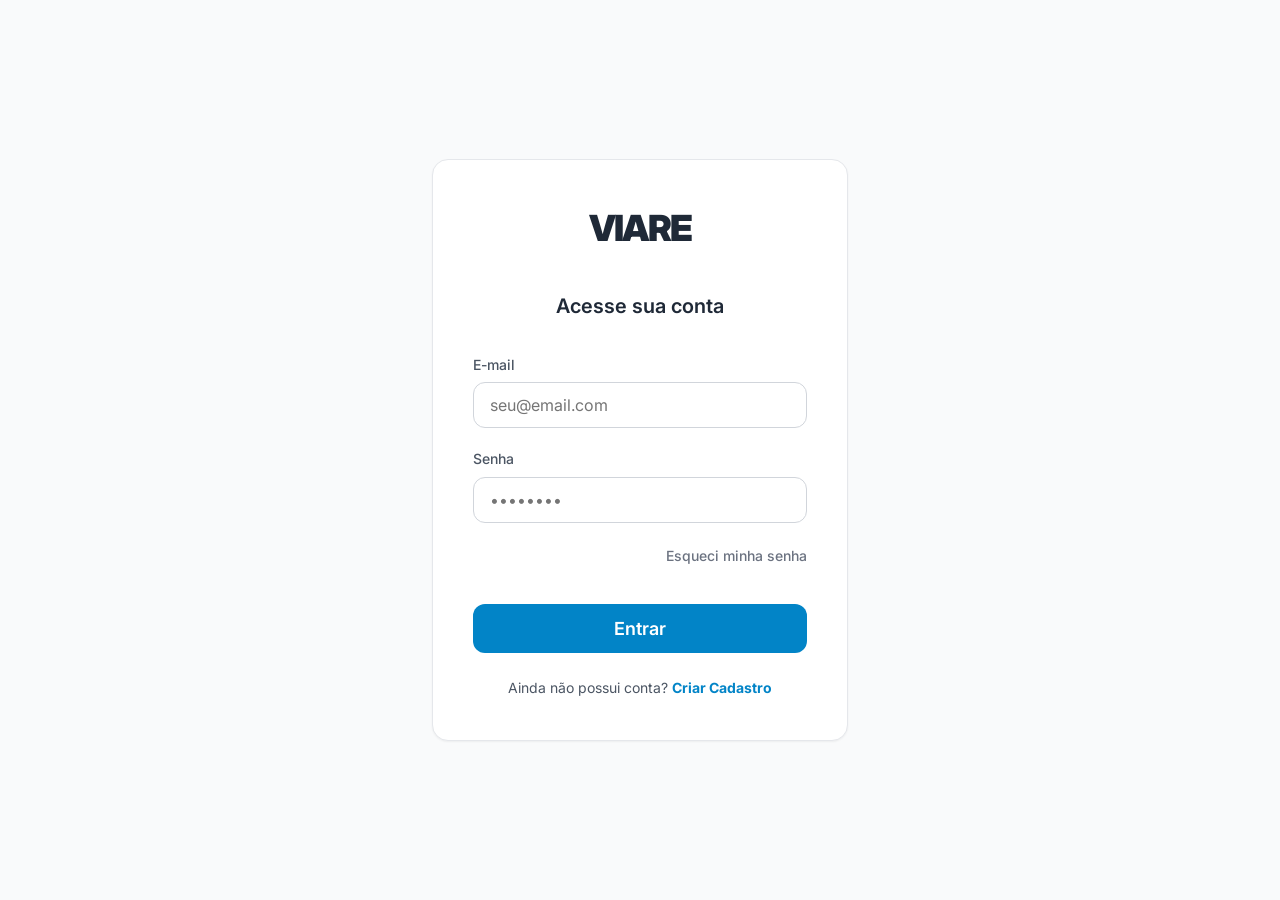
<file: index.html>
<!DOCTYPE html>
<html lang="pt-BR">
<head>
  <meta charset="UTF-8">
  <meta name="viewport" content="width=device-width, initial-scale=1.0">
  <meta name="description" content="VIARE - Plataforma de turismo e hotelaria. Faça login para acessar hospedagens, pacotes de viagem e ofertas exclusivas.">
  <title>VIARE — Login</title>
  <link rel="stylesheet" href="css/style.css">
</head>
<body>
  <div class="auth-page">
    <div class="auth-card">
      <div class="auth-logo">VIARE</div>
      <h1 class="auth-title">Acesse sua conta</h1>

      <form id="login-form" class="auth-form" novalidate>
        
        <div class="form-group">
          <label class="form-label" for="login-email">E-mail</label>
          <input 
            type="email" 
            id="login-email" 
            class="form-input" 
            placeholder="seu@email.com" 
          >
          <p id="login-email-error" class="form-error">Informe seu e-mail</p>
        </div>

        <div class="form-group">
          <label class="form-label" for="login-senha">Senha</label>
          <input 
            type="password" 
            id="login-senha" 
            class="form-input" 
            placeholder="••••••••" 
          >
          <p id="login-senha-error" class="form-error">Informe sua senha</p>
        </div>

        <div class="forgot-link">
          <a href="#">Esqueci minha senha</a>
        </div>

        <button type="submit" class="btn btn-primary-full">Entrar</button>
      </form>

      <div class="auth-footer">
        Ainda não possui conta? <a href="registro.html">Criar Cadastro</a>
      </div>
    </div>
  </div>

  <script src="js/script.js"></script>
</body>
</html>
</file>
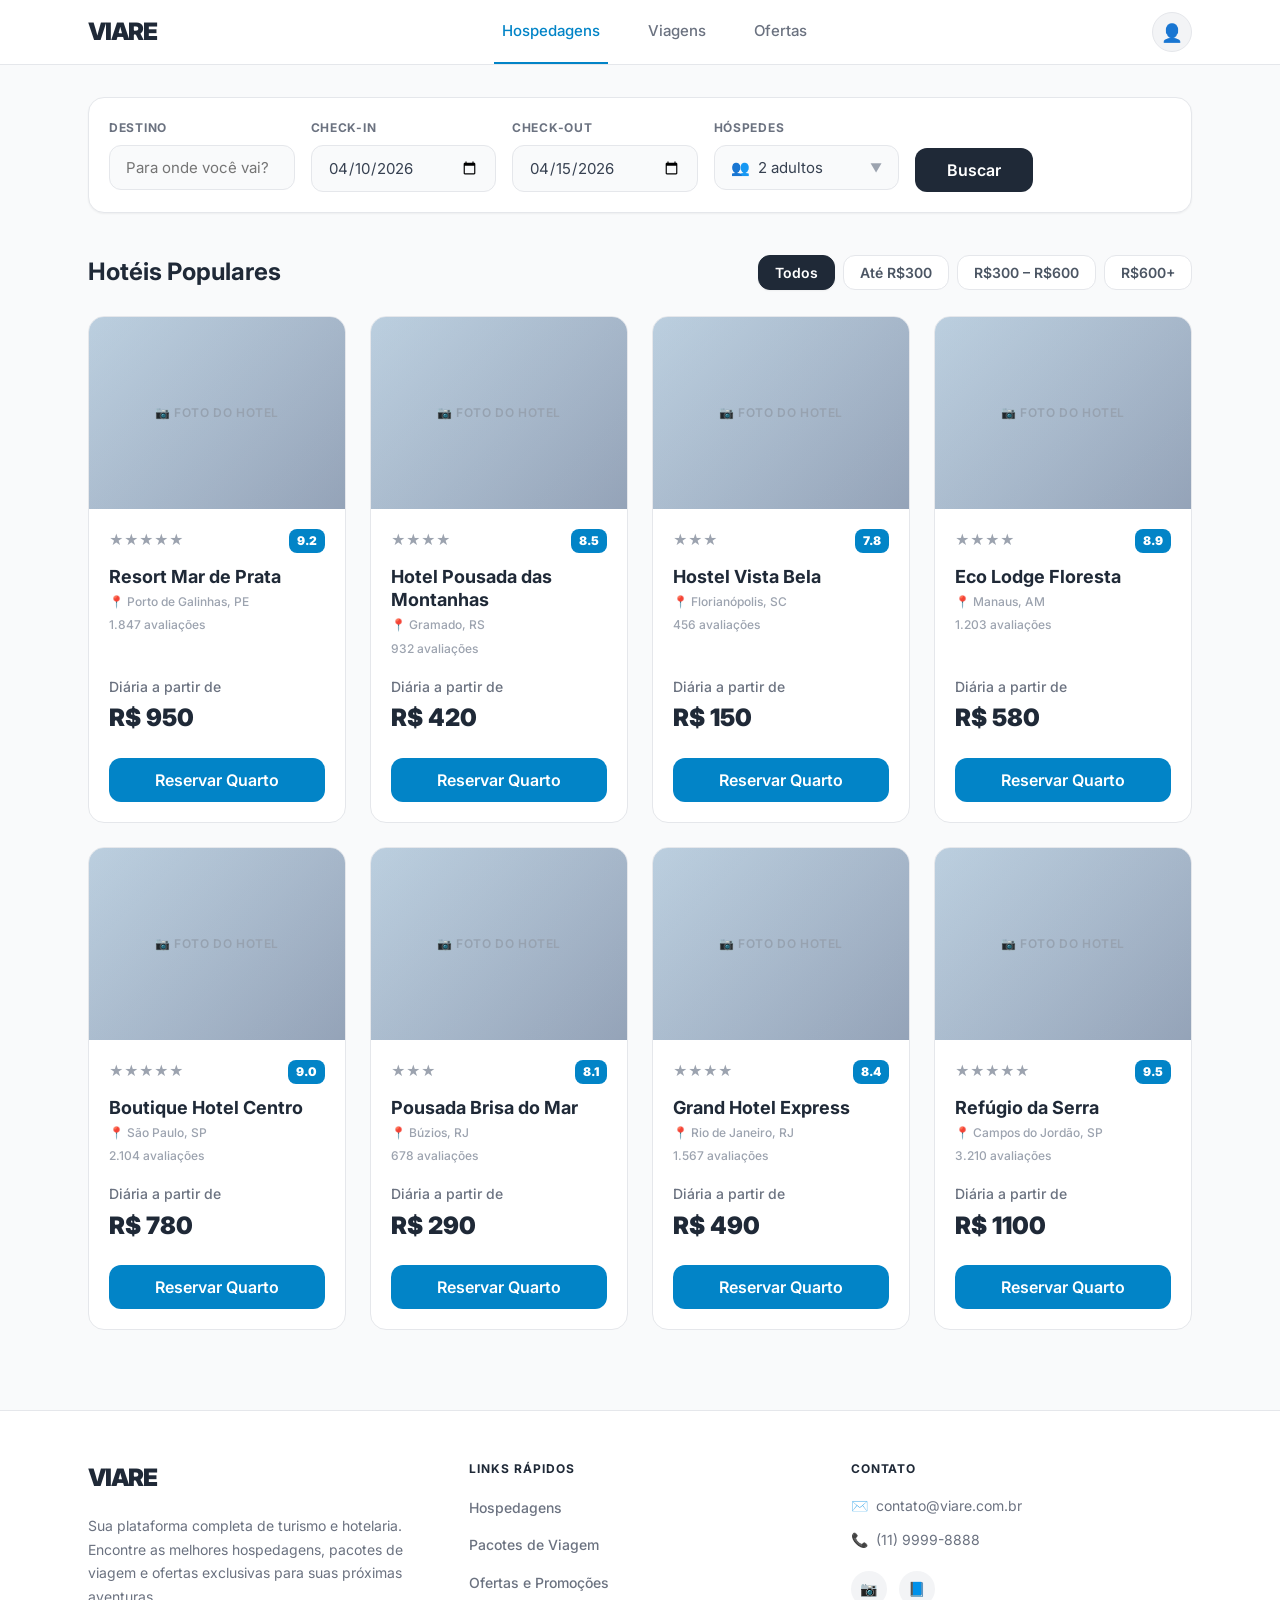
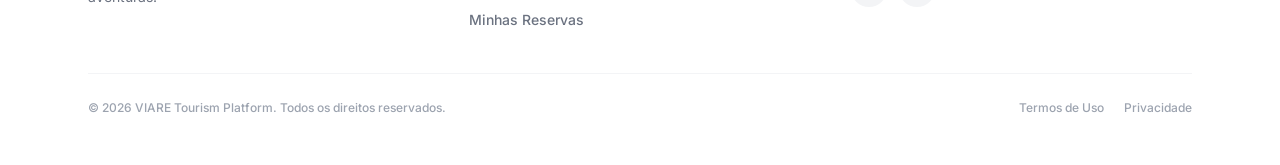
<file: hospedagens.html>
<!DOCTYPE html>
<html lang="pt-BR">
<head>
  <meta charset="UTF-8">
  <meta name="viewport" content="width=device-width, initial-scale=1.0">
  <meta name="description" content="Encontre as melhores hospedagens e hotéis no Brasil. Busque por destino, datas e número de hóspedes na VIARE.">
  <title>VIARE — Hospedagens</title>
  <link rel="stylesheet" href="css/style.css">
</head>
<body>
  <div class="page-wrapper">

    <header class="header">
      <div class="header-inner">
        <div class="logo">VIARE</div>

        <nav class="nav">
          <a href="hospedagens.html" class="nav-link active" id="nav-hospedagens">Hospedagens</a>
          <a href="viagens.html" class="nav-link" id="nav-viagens">Viagens</a>
          <a href="ofertas.html" class="nav-link" id="nav-ofertas">Ofertas</a>
        </nav>

        <div class="profile-wrapper">
          <button class="profile-btn" id="profile-btn" aria-label="Menu do perfil">👤</button>
          <div class="profile-dropdown" id="profile-dropdown">
            <div class="dropdown-label">Olá, João da Silva</div>
            <div class="dropdown-divider"></div>
            <a href="reservas.html" class="dropdown-item">
              Minhas Reservas
              <span class="badge-count">3 reservas</span>
            </a>
            <div class="dropdown-divider"></div>
            <a href="index.html" class="dropdown-item danger">Sair</a>
          </div>
        </div>
      </div>
    </header>

    <main class="main-content">

      <div class="search-bar">
        <div class="search-fields">
          
          <div class="search-field">
            <label class="search-label" for="search-destino">Destino</label>
            <input type="text" id="search-destino" class="search-input" placeholder="Para onde você vai?">
          </div>

          <div class="search-field">
            <label class="search-label" for="search-checkin">Check-in</label>
            <input type="date" id="search-checkin" class="search-input" value="2026-04-10">
          </div>

          <div class="search-field">
            <label class="search-label" for="search-checkout">Check-out</label>
            <input type="date" id="search-checkout" class="search-input" value="2026-04-15">
          </div>

          <div class="search-field guests-wrapper">
            <label class="search-label">Hóspedes</label>
            <button class="guests-trigger" id="guests-trigger">
              <span class="guests-trigger-text">
                <span>👥</span>
                <span id="guests-text">2 adultos</span>
              </span>
              <span class="chevron" id="guests-chevron">▼</span>
            </button>

            <div class="guests-dropdown" id="guests-dropdown">
              
              <div class="guest-row">
                <div>
                  <div class="guest-info-label">Adultos</div>
                  <div class="guest-info-sub">13 anos ou mais</div>
                </div>
                <div class="guest-counter">
                  <button class="counter-btn" id="adulto-minus" disabled>−</button>
                  <span class="counter-value" id="adultos-value">2</span>
                  <button class="counter-btn" id="adulto-plus">+</button>
                </div>
              </div>

              <div class="guest-row">
                <div>
                  <div class="guest-info-label">Crianças</div>
                  <div class="guest-info-sub">0 a 12 anos</div>
                </div>
                <div class="guest-counter">
                  <button class="counter-btn" id="crianca-minus" disabled>−</button>
                  <span class="counter-value" id="criancas-value">0</span>
                  <button class="counter-btn" id="crianca-plus">+</button>
                </div>
              </div>

              <button class="btn btn-dark guests-apply-btn" id="guests-apply">Aplicar</button>
            </div>
          </div>
        </div>

        <button class="btn btn-dark search-btn">Buscar</button>
      </div>

      <div style="margin-top: 2.5rem; position: relative; z-index: 10;">
        <div class="section-header">
          <h2 class="section-title">Hotéis Populares</h2>
          <div class="filter-group">
            <button class="filter-btn active" data-filter="todos">Todos</button>
            <button class="filter-btn" data-filter="ate300">Até R$300</button>
            <button class="filter-btn" data-filter="300a600">R$300 – R$600</button>
            <button class="filter-btn" data-filter="600mais">R$600+</button>
          </div>
        </div>

        <div class="hotels-grid" id="hotels-grid">
          
        </div>
      </div>
    </main>

    <footer class="footer">
      <div class="footer-inner">
        <div class="footer-grid">
          
          <div>
            <div class="logo" style="margin-bottom: 1rem;">VIARE</div>
            <p class="footer-about-text">
              Sua plataforma completa de turismo e hotelaria. Encontre as melhores hospedagens, 
              pacotes de viagem e ofertas exclusivas para suas próximas aventuras.
            </p>
          </div>

          <div>
            <h4 class="footer-heading">Links Rápidos</h4>
            <ul class="footer-links">
              <li><a href="hospedagens.html" class="footer-link">Hospedagens</a></li>
              <li><a href="viagens.html" class="footer-link">Pacotes de Viagem</a></li>
              <li><a href="ofertas.html" class="footer-link">Ofertas e Promoções</a></li>
              <li><a href="reservas.html" class="footer-link">Minhas Reservas</a></li>
            </ul>
          </div>

          <div>
            <h4 class="footer-heading">Contato</h4>
            <ul class="footer-links">
              <li class="footer-contact-item">
                <span class="icon">✉️</span>
                <span>contato@viare.com.br</span>
              </li>
              <li class="footer-contact-item">
                <span class="icon">📞</span>
                <span>(11) 9999-8888</span>
              </li>
            </ul>
            <div class="footer-socials">
              <a href="#" class="social-link" aria-label="Instagram">📷</a>
              <a href="#" class="social-link" aria-label="Facebook">📘</a>
            </div>
          </div>
        </div>

        <div class="footer-bottom">
          <span class="footer-copyright">© 2026 VIARE Tourism Platform. Todos os direitos reservados.</span>
          <div class="footer-legal">
            <a href="#">Termos de Uso</a>
            <a href="#">Privacidade</a>
          </div>
        </div>
      </div>
    </footer>
  </div>

  <script src="js/script.js"></script>
</body>
</html>
</file>
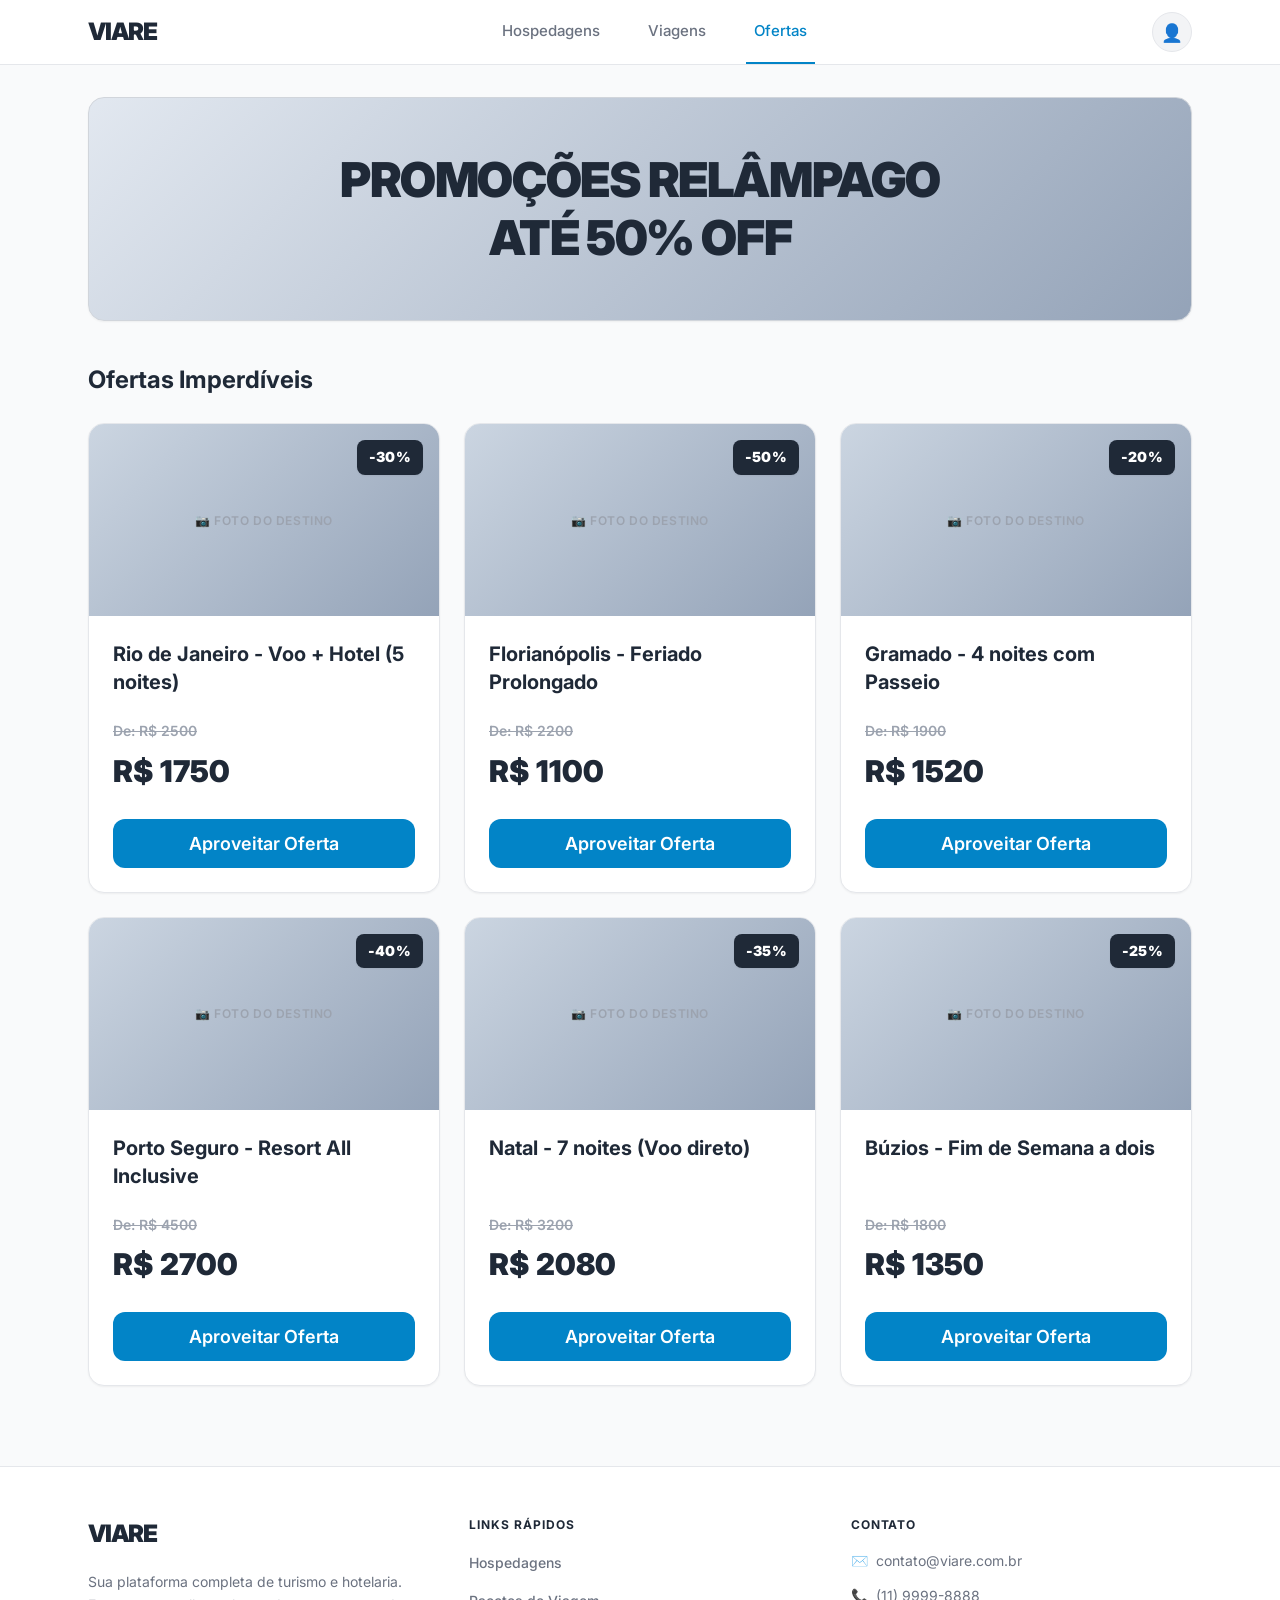
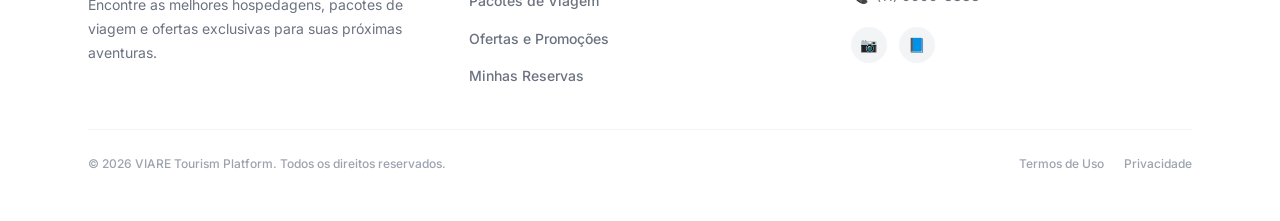
<file: ofertas.html>
<!DOCTYPE html>
<html lang="pt-BR">
<head>
  <meta charset="UTF-8">
  <meta name="viewport" content="width=device-width, initial-scale=1.0">
  <meta name="description" content="Aproveite ofertas exclusivas e promoções relâmpago em pacotes de viagem e hospedagens. Descontos de até 50% na VIARE.">
  <title>VIARE — Ofertas e Promoções</title>
  <link rel="stylesheet" href="css/style.css">
</head>
<body>
  <div class="page-wrapper">

    <header class="header">
      <div class="header-inner">
        <div class="logo">VIARE</div>

        <nav class="nav">
          <a href="hospedagens.html" class="nav-link" id="nav-hospedagens">Hospedagens</a>
          <a href="viagens.html" class="nav-link" id="nav-viagens">Viagens</a>
          <a href="ofertas.html" class="nav-link active" id="nav-ofertas">Ofertas</a>
        </nav>

        <div class="profile-wrapper">
          <button class="profile-btn" id="profile-btn" aria-label="Menu do perfil">👤</button>
          <div class="profile-dropdown" id="profile-dropdown">
            <div class="dropdown-label">Olá, João da Silva</div>
            <div class="dropdown-divider"></div>
            <a href="reservas.html" class="dropdown-item">
              Minhas Reservas
              <span class="badge-count">3 reservas</span>
            </a>
            <div class="dropdown-divider"></div>
            <a href="index.html" class="dropdown-item danger">Sair</a>
          </div>
        </div>
      </div>
    </header>

    <main class="main-content">

      <div class="promo-banner">
        <div class="promo-banner-text">
          PROMOÇÕES RELÂMPAGO<br>ATÉ 50% OFF
        </div>
      </div>

      <h2 class="section-title" style="margin-bottom: 1.5rem;">Ofertas Imperdíveis</h2>
      <div class="offers-grid" id="offers-grid">
        
      </div>
    </main>

    <footer class="footer">
      <div class="footer-inner">
        <div class="footer-grid">
          <div>
            <div class="logo" style="margin-bottom: 1rem;">VIARE</div>
            <p class="footer-about-text">
              Sua plataforma completa de turismo e hotelaria. Encontre as melhores hospedagens, 
              pacotes de viagem e ofertas exclusivas para suas próximas aventuras.
            </p>
          </div>
          <div>
            <h4 class="footer-heading">Links Rápidos</h4>
            <ul class="footer-links">
              <li><a href="hospedagens.html" class="footer-link">Hospedagens</a></li>
              <li><a href="viagens.html" class="footer-link">Pacotes de Viagem</a></li>
              <li><a href="ofertas.html" class="footer-link">Ofertas e Promoções</a></li>
              <li><a href="reservas.html" class="footer-link">Minhas Reservas</a></li>
            </ul>
          </div>
          <div>
            <h4 class="footer-heading">Contato</h4>
            <ul class="footer-links">
              <li class="footer-contact-item">
                <span class="icon">✉️</span>
                <span>contato@viare.com.br</span>
              </li>
              <li class="footer-contact-item">
                <span class="icon">📞</span>
                <span>(11) 9999-8888</span>
              </li>
            </ul>
            <div class="footer-socials">
              <a href="#" class="social-link" aria-label="Instagram">📷</a>
              <a href="#" class="social-link" aria-label="Facebook">📘</a>
            </div>
          </div>
        </div>
        <div class="footer-bottom">
          <span class="footer-copyright">© 2026 VIARE Tourism Platform. Todos os direitos reservados.</span>
          <div class="footer-legal">
            <a href="#">Termos de Uso</a>
            <a href="#">Privacidade</a>
          </div>
        </div>
      </div>
    </footer>
  </div>

  <script src="js/script.js"></script>
</body>
</html>
</file>
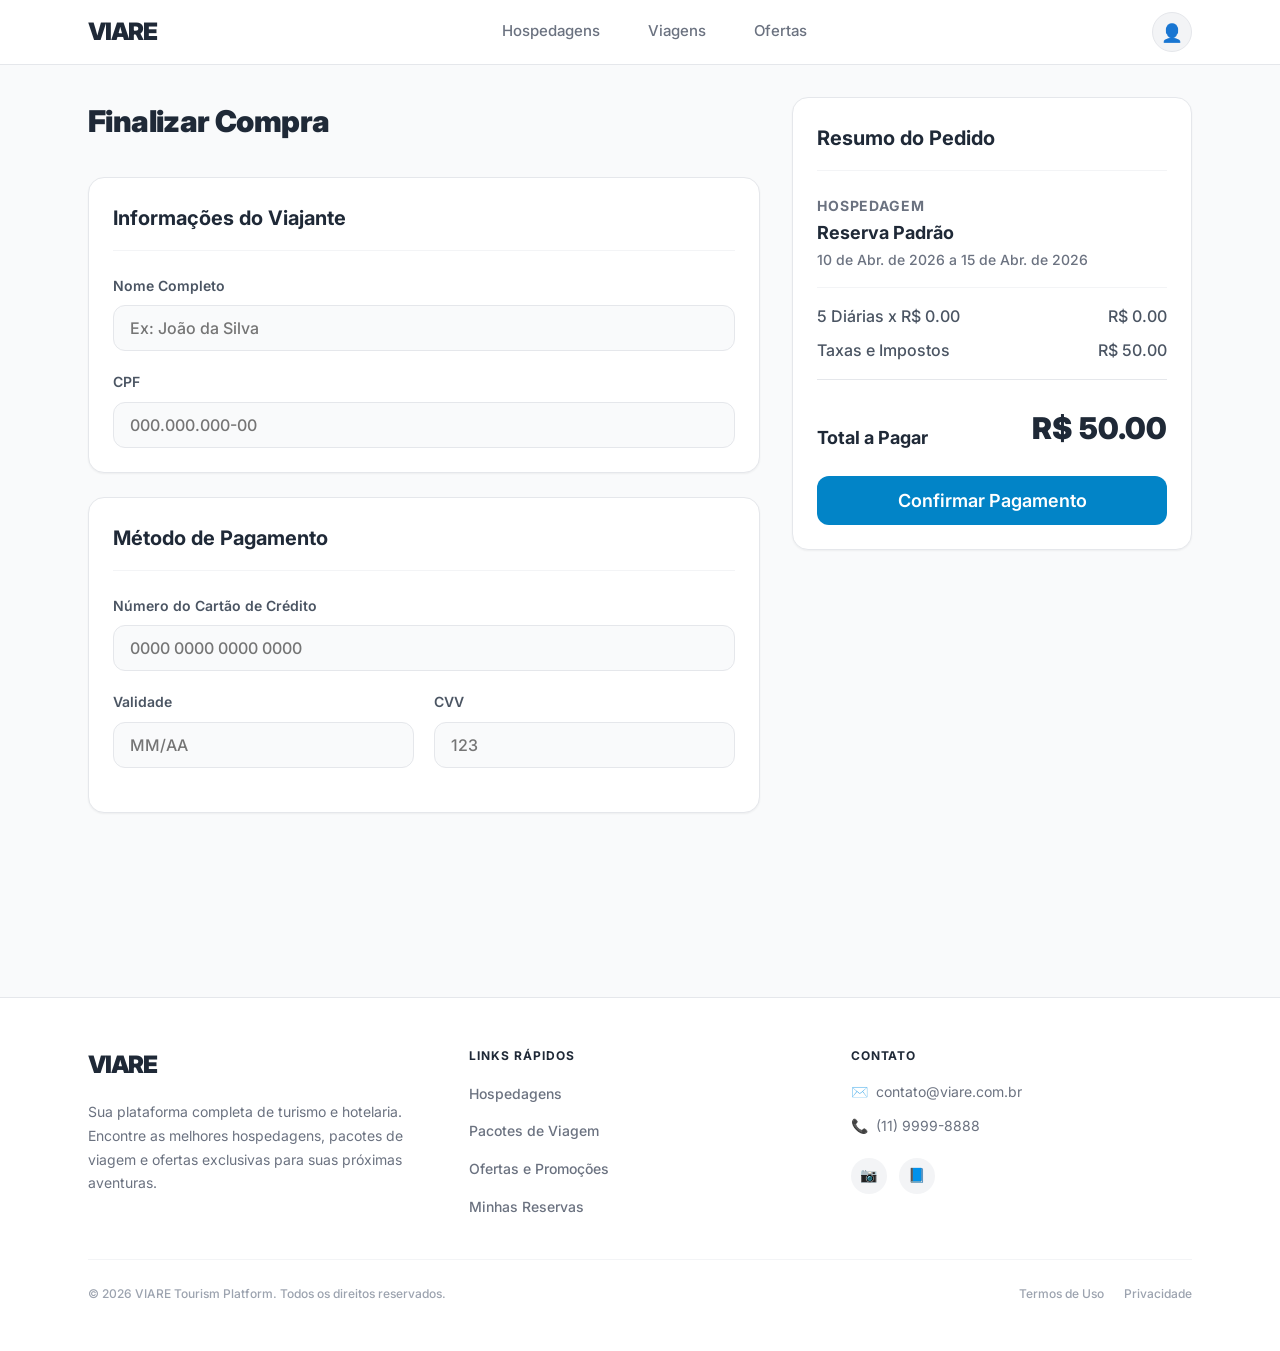
<file: pagamento.html>
<!DOCTYPE html>
<html lang="pt-BR">
<head>
  <meta charset="UTF-8">
  <meta name="viewport" content="width=device-width, initial-scale=1.0">
  <meta name="description" content="Finalize sua compra na VIARE. Preencha seus dados e informações de pagamento para confirmar sua reserva.">
  <title>VIARE — Pagamento</title>
  <link rel="stylesheet" href="css/style.css">
</head>
<body>
  <div class="page-wrapper">

    <header class="header">
      <div class="header-inner">
        <div class="logo">VIARE</div>

        <nav class="nav">
          <a href="hospedagens.html" class="nav-link" id="nav-hospedagens">Hospedagens</a>
          <a href="viagens.html" class="nav-link" id="nav-viagens">Viagens</a>
          <a href="ofertas.html" class="nav-link" id="nav-ofertas">Ofertas</a>
        </nav>

        <div class="profile-wrapper">
          <button class="profile-btn" id="profile-btn" aria-label="Menu do perfil">👤</button>
          <div class="profile-dropdown" id="profile-dropdown">
            <div class="dropdown-label">Olá, João da Silva</div>
            <div class="dropdown-divider"></div>
            <a href="reservas.html" class="dropdown-item">
              Minhas Reservas
              <span class="badge-count">3 reservas</span>
            </a>
            <div class="dropdown-divider"></div>
            <a href="index.html" class="dropdown-item danger">Sair</a>
          </div>
        </div>
      </div>
    </header>

    <main class="main-content">
      <div class="payment-layout">

        <div class="payment-left">
          <h1 class="payment-page-title">Finalizar Compra</h1>

          <form id="payment-form">
            
            <div class="payment-section">
              <h3 class="payment-section-title">Informações do Viajante</h3>
              <div class="payment-form-group">
                <label class="payment-label" for="pay-nome">Nome Completo</label>
                <input type="text" id="pay-nome" class="payment-input" placeholder="Ex: João da Silva" required>
              </div>
              <div class="payment-form-group">
                <label class="payment-label" for="pay-cpf">CPF</label>
                <input type="text" id="pay-cpf" class="payment-input" placeholder="000.000.000-00" required>
              </div>
            </div>

            <div class="payment-section">
              <h3 class="payment-section-title">Método de Pagamento</h3>
              <div class="payment-form-group">
                <label class="payment-label" for="pay-cartao">Número do Cartão de Crédito</label>
                <input type="text" id="pay-cartao" class="payment-input" placeholder="0000 0000 0000 0000" required>
              </div>
              <div class="payment-row">
                <div class="payment-form-group">
                  <label class="payment-label" for="pay-validade">Validade</label>
                  <input type="text" id="pay-validade" class="payment-input" placeholder="MM/AA" required>
                </div>
                <div class="payment-form-group">
                  <label class="payment-label" for="pay-cvv">CVV</label>
                  <input type="text" id="pay-cvv" class="payment-input" placeholder="123" maxlength="4" required>
                </div>
              </div>
            </div>
          </form>
        </div>

        <div class="payment-right">
          <div class="summary-card">
            <h3 class="summary-title">Resumo do Pedido</h3>

            <div id="summary-section">
              
            </div>

            <button type="submit" form="payment-form" class="btn btn-primary-full" style="margin-top: 1.5rem;">
              Confirmar Pagamento
            </button>
          </div>
        </div>
      </div>
    </main>

    <footer class="footer">
      <div class="footer-inner">
        <div class="footer-grid">
          <div>
            <div class="logo" style="margin-bottom: 1rem;">VIARE</div>
            <p class="footer-about-text">
              Sua plataforma completa de turismo e hotelaria. Encontre as melhores hospedagens, 
              pacotes de viagem e ofertas exclusivas para suas próximas aventuras.
            </p>
          </div>
          <div>
            <h4 class="footer-heading">Links Rápidos</h4>
            <ul class="footer-links">
              <li><a href="hospedagens.html" class="footer-link">Hospedagens</a></li>
              <li><a href="viagens.html" class="footer-link">Pacotes de Viagem</a></li>
              <li><a href="ofertas.html" class="footer-link">Ofertas e Promoções</a></li>
              <li><a href="reservas.html" class="footer-link">Minhas Reservas</a></li>
            </ul>
          </div>
          <div>
            <h4 class="footer-heading">Contato</h4>
            <ul class="footer-links">
              <li class="footer-contact-item">
                <span class="icon">✉️</span>
                <span>contato@viare.com.br</span>
              </li>
              <li class="footer-contact-item">
                <span class="icon">📞</span>
                <span>(11) 9999-8888</span>
              </li>
            </ul>
            <div class="footer-socials">
              <a href="#" class="social-link" aria-label="Instagram">📷</a>
              <a href="#" class="social-link" aria-label="Facebook">📘</a>
            </div>
          </div>
        </div>
        <div class="footer-bottom">
          <span class="footer-copyright">© 2026 VIARE Tourism Platform. Todos os direitos reservados.</span>
          <div class="footer-legal">
            <a href="#">Termos de Uso</a>
            <a href="#">Privacidade</a>
          </div>
        </div>
      </div>
    </footer>
  </div>

  <script src="js/script.js"></script>
</body>
</html>
</file>
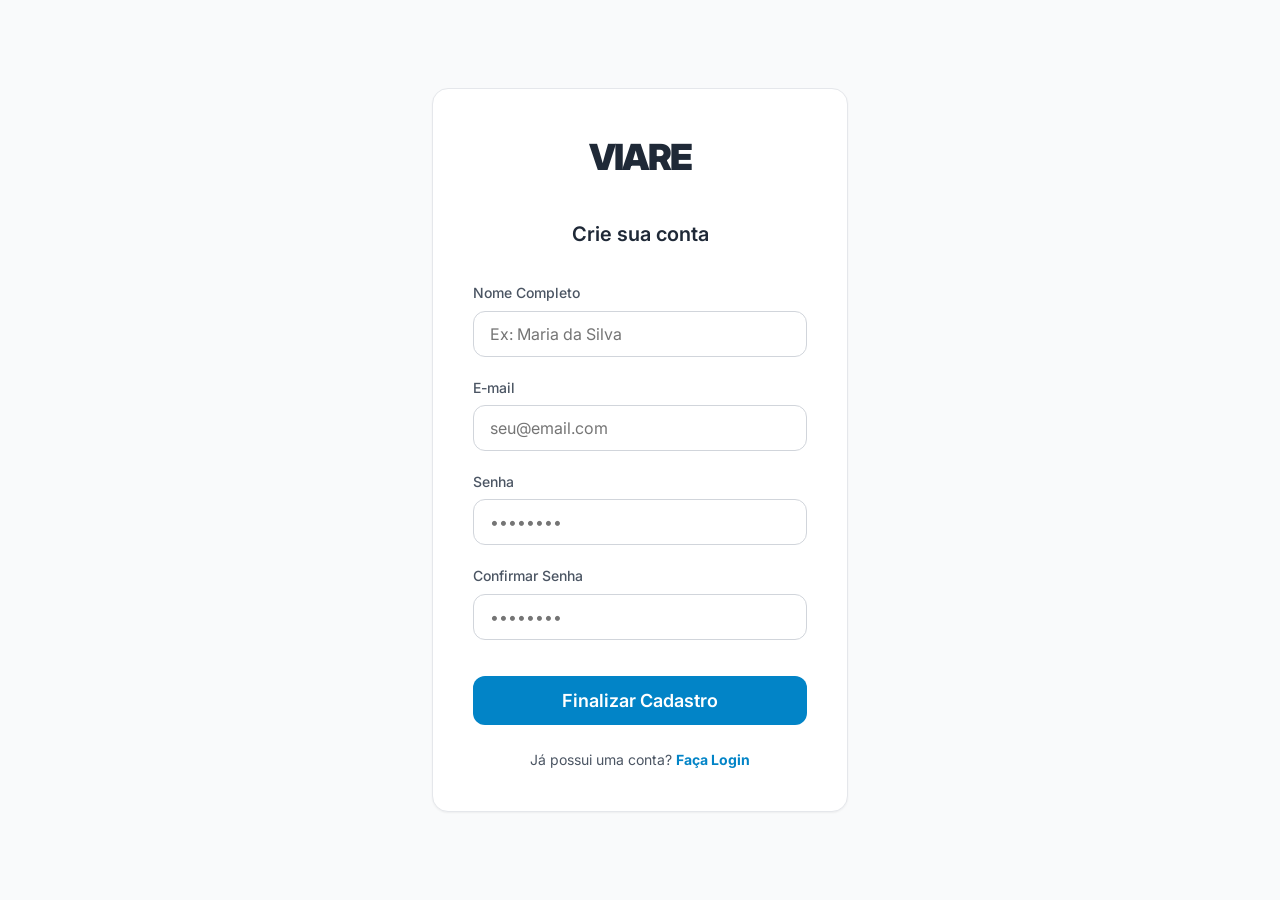
<file: registro.html>
<!DOCTYPE html>
<html lang="pt-BR">
<head>
  <meta charset="UTF-8">
  <meta name="viewport" content="width=device-width, initial-scale=1.0">
  <meta name="description" content="Crie sua conta na VIARE para acessar hospedagens, pacotes de viagem e ofertas exclusivas.">
  <title>VIARE — Criar Conta</title>
  <link rel="stylesheet" href="css/style.css">
</head>
<body>
  <div class="auth-page">
    <div class="auth-card">
      <div class="auth-logo">VIARE</div>
      <h1 class="auth-title">Crie sua conta</h1>

      <form id="registro-form" class="auth-form" novalidate>
        
        <div class="form-group">
          <label class="form-label" for="registro-nome">Nome Completo</label>
          <input 
            type="text" 
            id="registro-nome" 
            class="form-input" 
            placeholder="Ex: Maria da Silva" 
            required
          >
        </div>

        <div class="form-group">
          <label class="form-label" for="registro-email">E-mail</label>
          <input 
            type="email" 
            id="registro-email" 
            class="form-input" 
            placeholder="seu@email.com" 
            required
          >
        </div>

        <div class="form-group">
          <label class="form-label" for="registro-senha">Senha</label>
          <input 
            type="password" 
            id="registro-senha" 
            class="form-input" 
            placeholder="••••••••" 
            required
          >
        </div>

        <div class="form-group">
          <label class="form-label" for="registro-confirmar">Confirmar Senha</label>
          <input 
            type="password" 
            id="registro-confirmar" 
            class="form-input" 
            placeholder="••••••••" 
            required
          >
          <p id="registro-senha-error" class="form-error">As senhas não coincidem</p>
        </div>

        <button type="submit" class="btn btn-primary-full">Finalizar Cadastro</button>
      </form>

      <div class="auth-footer">
        Já possui uma conta? <a href="index.html">Faça Login</a>
      </div>
    </div>
  </div>

  <script src="js/script.js"></script>
</body>
</html>
</file>
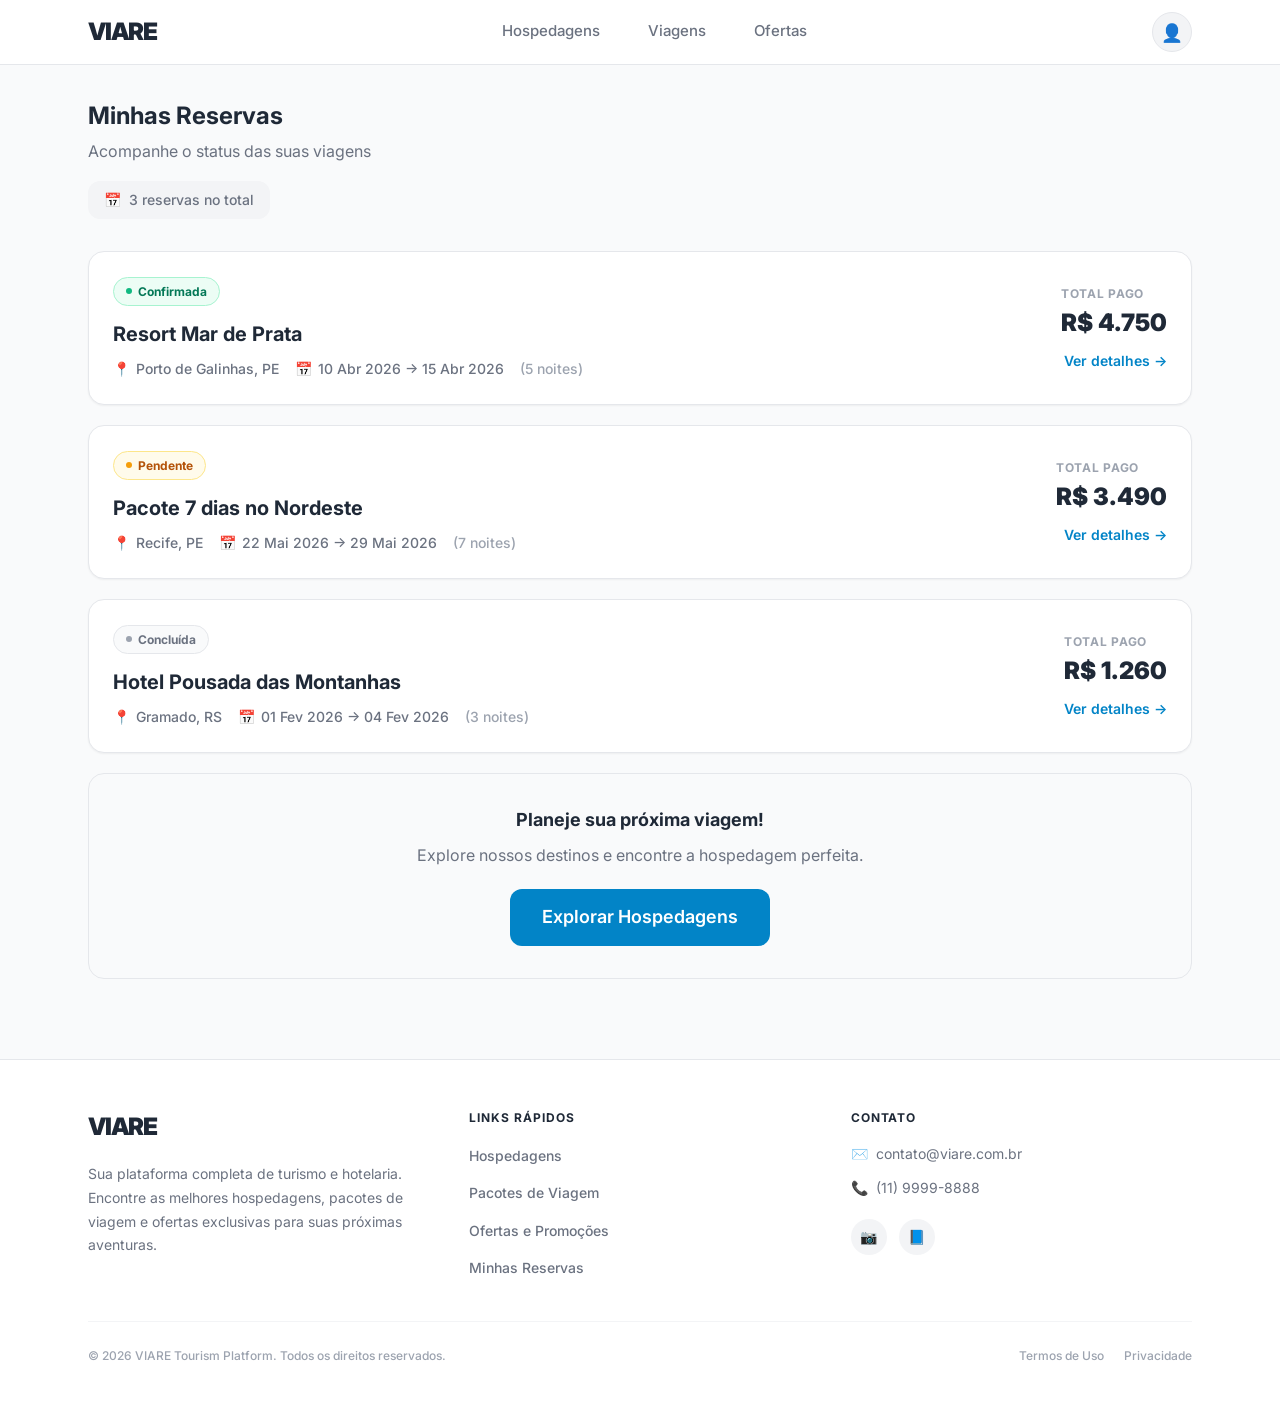
<file: reservas.html>
<!DOCTYPE html>
<html lang="pt-BR">
<head>
  <meta charset="UTF-8">
  <meta name="viewport" content="width=device-width, initial-scale=1.0">
  <meta name="description" content="Acompanhe suas reservas na VIARE. Veja o status das suas hospedagens e pacotes de viagem.">
  <title>VIARE — Minhas Reservas</title>
  <link rel="stylesheet" href="css/style.css">
</head>
<body>
  <div class="page-wrapper">

    <header class="header">
      <div class="header-inner">
        <div class="logo">VIARE</div>

        <nav class="nav">
          <a href="hospedagens.html" class="nav-link" id="nav-hospedagens">Hospedagens</a>
          <a href="viagens.html" class="nav-link" id="nav-viagens">Viagens</a>
          <a href="ofertas.html" class="nav-link" id="nav-ofertas">Ofertas</a>
        </nav>

        <div class="profile-wrapper">
          <button class="profile-btn" id="profile-btn" aria-label="Menu do perfil">👤</button>
          <div class="profile-dropdown" id="profile-dropdown">
            <div class="dropdown-label">Olá, João da Silva</div>
            <div class="dropdown-divider"></div>
            <a href="reservas.html" class="dropdown-item">
              Minhas Reservas
              <span class="badge-count">3 reservas</span>
            </a>
            <div class="dropdown-divider"></div>
            <a href="index.html" class="dropdown-item danger">Sair</a>
          </div>
        </div>
      </div>
    </header>

    <main class="main-content">
      <div class="reservas-header">
        <div>
          <h1 class="section-title">Minhas Reservas</h1>
          <p class="reservas-subtitle">Acompanhe o status das suas viagens</p>
        </div>
        <div class="reservas-count">
          📅 <span id="reservas-count">3 reservas no total</span>
        </div>
      </div>

      <div id="reservas-container">
        
      </div>

      <div class="cta-section">
        <h3 class="cta-title">Planeje sua próxima viagem!</h3>
        <p class="cta-text">Explore nossos destinos e encontre a hospedagem perfeita.</p>
        <a href="hospedagens.html" class="btn btn-primary">Explorar Hospedagens</a>
      </div>
    </main>

    <footer class="footer">
      <div class="footer-inner">
        <div class="footer-grid">
          <div>
            <div class="logo" style="margin-bottom: 1rem;">VIARE</div>
            <p class="footer-about-text">
              Sua plataforma completa de turismo e hotelaria. Encontre as melhores hospedagens, 
              pacotes de viagem e ofertas exclusivas para suas próximas aventuras.
            </p>
          </div>
          <div>
            <h4 class="footer-heading">Links Rápidos</h4>
            <ul class="footer-links">
              <li><a href="hospedagens.html" class="footer-link">Hospedagens</a></li>
              <li><a href="viagens.html" class="footer-link">Pacotes de Viagem</a></li>
              <li><a href="ofertas.html" class="footer-link">Ofertas e Promoções</a></li>
              <li><a href="reservas.html" class="footer-link">Minhas Reservas</a></li>
            </ul>
          </div>
          <div>
            <h4 class="footer-heading">Contato</h4>
            <ul class="footer-links">
              <li class="footer-contact-item">
                <span class="icon">✉️</span>
                <span>contato@viare.com.br</span>
              </li>
              <li class="footer-contact-item">
                <span class="icon">📞</span>
                <span>(11) 9999-8888</span>
              </li>
            </ul>
            <div class="footer-socials">
              <a href="#" class="social-link" aria-label="Instagram">📷</a>
              <a href="#" class="social-link" aria-label="Facebook">📘</a>
            </div>
          </div>
        </div>
        <div class="footer-bottom">
          <span class="footer-copyright">© 2026 VIARE Tourism Platform. Todos os direitos reservados.</span>
          <div class="footer-legal">
            <a href="#">Termos de Uso</a>
            <a href="#">Privacidade</a>
          </div>
        </div>
      </div>
    </footer>
  </div>

  <script src="js/script.js"></script>
</body>
</html>
</file>
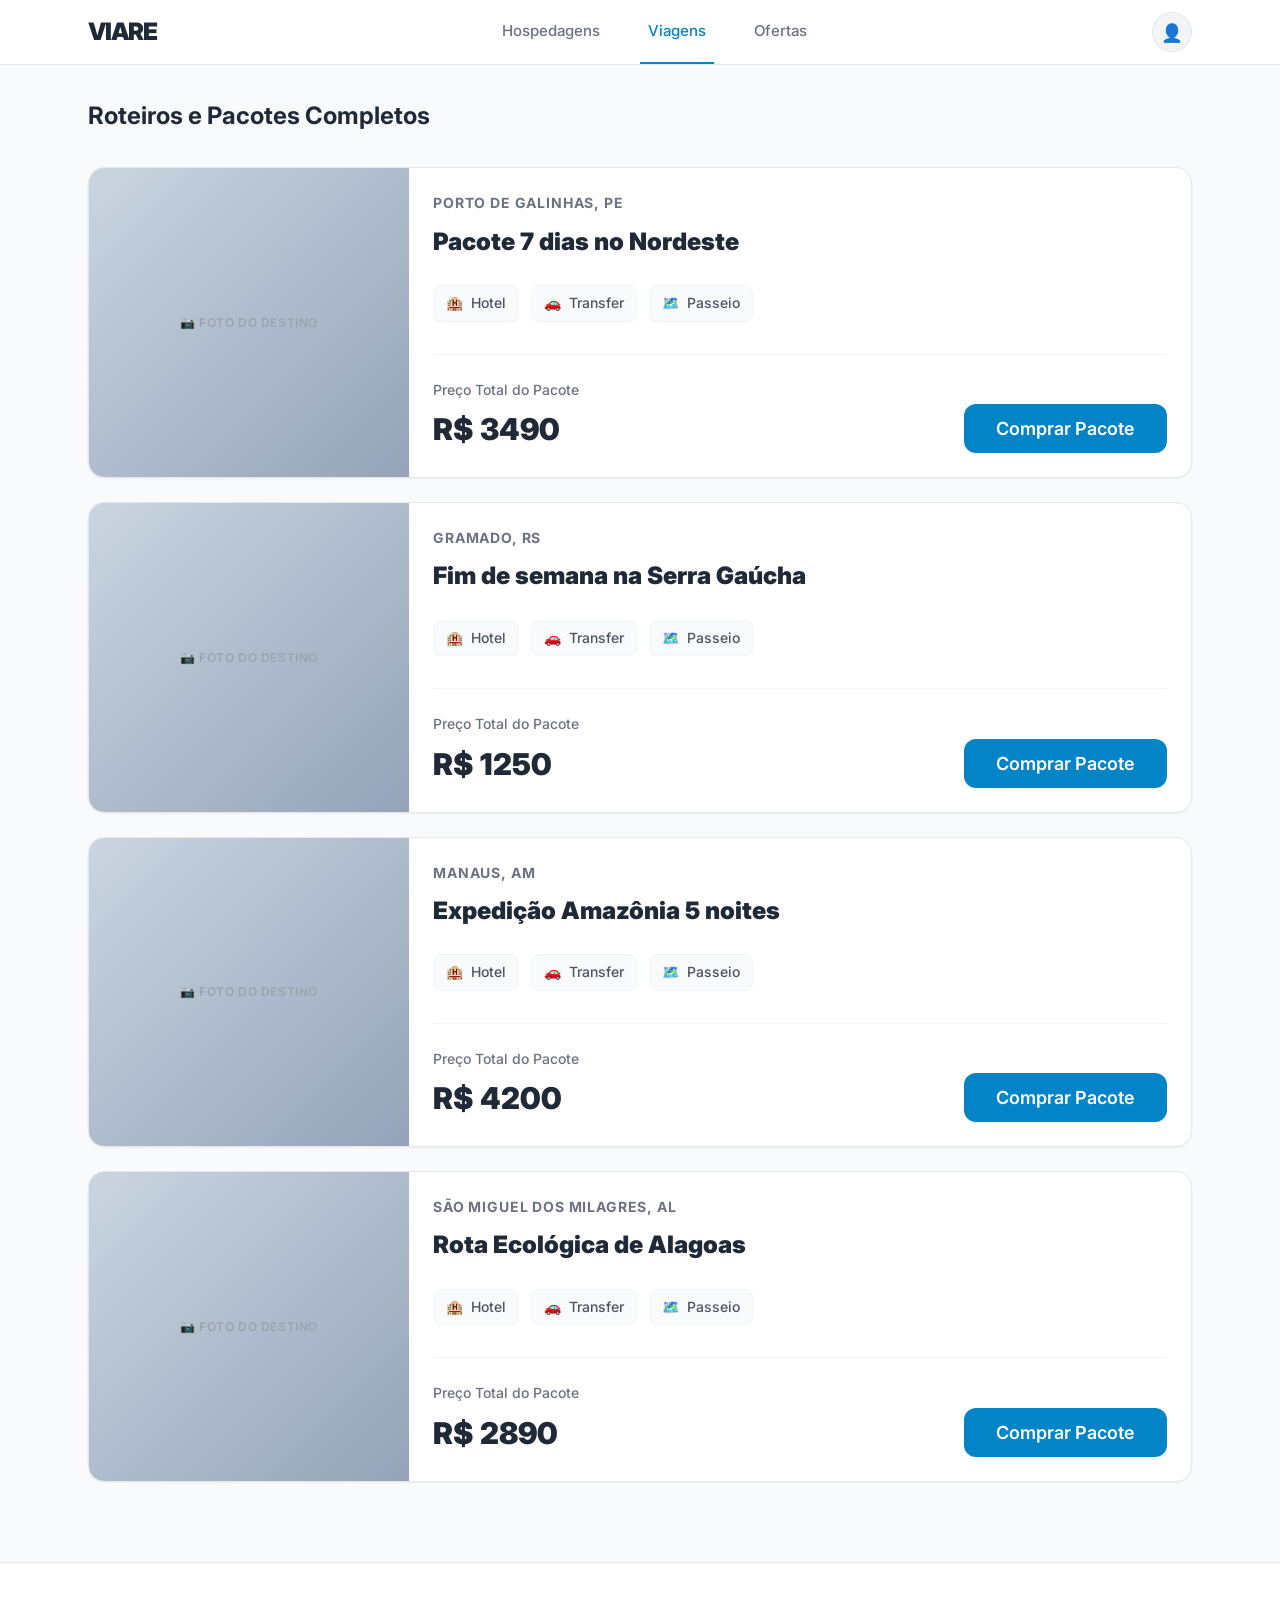
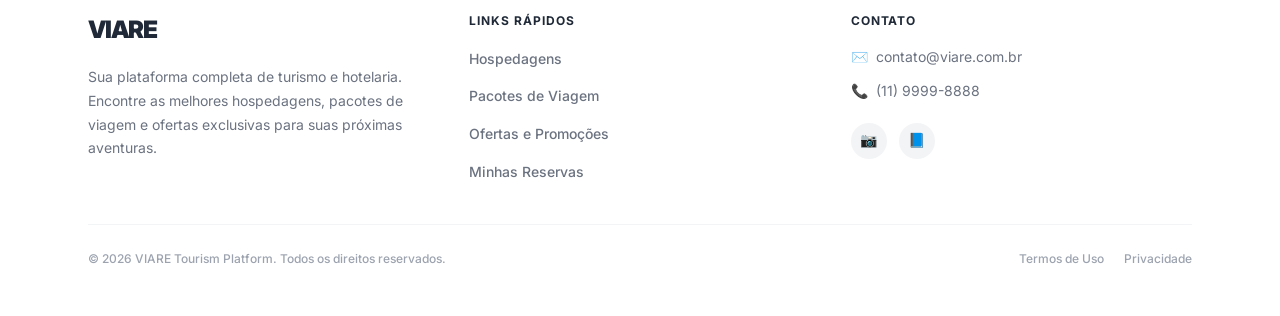
<file: viagens.html>
<!DOCTYPE html>
<html lang="pt-BR">
<head>
  <meta charset="UTF-8">
  <meta name="viewport" content="width=device-width, initial-scale=1.0">
  <meta name="description" content="Descubra pacotes de viagem completos com hotel, transfer e passeios inclusos. Os melhores destinos do Brasil na VIARE.">
  <title>VIARE — Pacotes de Viagem</title>
  <link rel="stylesheet" href="css/style.css">
</head>
<body>
  <div class="page-wrapper">

    <header class="header">
      <div class="header-inner">
        <div class="logo">VIARE</div>

        <nav class="nav">
          <a href="hospedagens.html" class="nav-link" id="nav-hospedagens">Hospedagens</a>
          <a href="viagens.html" class="nav-link active" id="nav-viagens">Viagens</a>
          <a href="ofertas.html" class="nav-link" id="nav-ofertas">Ofertas</a>
        </nav>

        <div class="profile-wrapper">
          <button class="profile-btn" id="profile-btn" aria-label="Menu do perfil">👤</button>
          <div class="profile-dropdown" id="profile-dropdown">
            <div class="dropdown-label">Olá, João da Silva</div>
            <div class="dropdown-divider"></div>
            <a href="reservas.html" class="dropdown-item">
              Minhas Reservas
              <span class="badge-count">3 reservas</span>
            </a>
            <div class="dropdown-divider"></div>
            <a href="index.html" class="dropdown-item danger">Sair</a>
          </div>
        </div>
      </div>
    </header>

    <main class="main-content">
      <h2 class="section-title" style="margin-bottom: 2rem;">Roteiros e Pacotes Completos</h2>

      <div id="packages-container" style="display: flex; flex-direction: column; gap: 1.5rem;">
        
      </div>
    </main>

    <footer class="footer">
      <div class="footer-inner">
        <div class="footer-grid">
          <div>
            <div class="logo" style="margin-bottom: 1rem;">VIARE</div>
            <p class="footer-about-text">
              Sua plataforma completa de turismo e hotelaria. Encontre as melhores hospedagens, 
              pacotes de viagem e ofertas exclusivas para suas próximas aventuras.
            </p>
          </div>
          <div>
            <h4 class="footer-heading">Links Rápidos</h4>
            <ul class="footer-links">
              <li><a href="hospedagens.html" class="footer-link">Hospedagens</a></li>
              <li><a href="viagens.html" class="footer-link">Pacotes de Viagem</a></li>
              <li><a href="ofertas.html" class="footer-link">Ofertas e Promoções</a></li>
              <li><a href="reservas.html" class="footer-link">Minhas Reservas</a></li>
            </ul>
          </div>
          <div>
            <h4 class="footer-heading">Contato</h4>
            <ul class="footer-links">
              <li class="footer-contact-item">
                <span class="icon">✉️</span>
                <span>contato@viare.com.br</span>
              </li>
              <li class="footer-contact-item">
                <span class="icon">📞</span>
                <span>(11) 9999-8888</span>
              </li>
            </ul>
            <div class="footer-socials">
              <a href="#" class="social-link" aria-label="Instagram">📷</a>
              <a href="#" class="social-link" aria-label="Facebook">📘</a>
            </div>
          </div>
        </div>
        <div class="footer-bottom">
          <span class="footer-copyright">© 2026 VIARE Tourism Platform. Todos os direitos reservados.</span>
          <div class="footer-legal">
            <a href="#">Termos de Uso</a>
            <a href="#">Privacidade</a>
          </div>
        </div>
      </div>
    </footer>
  </div>

  <script src="js/script.js"></script>
</body>
</html>
</file>
<file: css/style.css>
@import url('https://fonts.googleapis.com/css2?family=Inter:wght@400;500;600;700;800;900&display=swap');

*,
*::before,
*::after {
  margin: 0;
  padding: 0;
  box-sizing: border-box;
}

:root {
  --blue-primary: #0284C7;
  --blue-hover: #0269A0;
  --gray-50: #F9FAFB;
  --gray-100: #F3F4F6;
  --gray-200: #E5E7EB;
  --gray-300: #D1D5DB;
  --gray-400: #9CA3AF;
  --gray-500: #6B7280;
  --gray-600: #4B5563;
  --gray-700: #374151;
  --gray-800: #1F2937;
  --gray-900: #111827;
  --white: #FFFFFF;
  --red-400: #F87171;
  --red-500: #EF4444;
  --red-50: #FEF2F2;
  --red-600: #DC2626;
  --emerald-50: #ECFDF5;
  --emerald-200: #A7F3D0;
  --emerald-500: #10B981;
  --emerald-700: #047857;
  --amber-50: #FFFBEB;
  --amber-200: #FDE68A;
  --amber-500: #F59E0B;
  --amber-700: #B45309;
  --radius: 0.75rem;
  --radius-lg: 1rem;
  --shadow-sm: 0 1px 2px rgba(0, 0, 0, 0.05);
  --shadow-md: 0 4px 6px -1px rgba(0, 0, 0, 0.07), 0 2px 4px -2px rgba(0, 0, 0, 0.05);
  --shadow-lg: 0 10px 15px -3px rgba(0, 0, 0, 0.08), 0 4px 6px -4px rgba(0, 0, 0, 0.04);
  --shadow-xl: 0 20px 25px -5px rgba(0, 0, 0, 0.1), 0 8px 10px -6px rgba(0, 0, 0, 0.05);
  --transition: 200ms ease;
}

html {
  font-size: 16px;
  scroll-behavior: smooth;
}

body {
  font-family: 'Inter', -apple-system, BlinkMacSystemFont, 'Segoe UI', sans-serif;
  color: var(--gray-800);
  background-color: var(--gray-50);
  line-height: 1.6;
  min-height: 100vh;
  -webkit-font-smoothing: antialiased;
  -moz-osx-font-smoothing: grayscale;
}

a {
  text-decoration: none;
  color: inherit;
  transition: color var(--transition);
}

ul,
ol {
  list-style: none;
}

img {
  max-width: 100%;
  display: block;
}

button {
  cursor: pointer;
  border: none;
  background: none;
  font-family: inherit;
  font-size: inherit;
}

input {
  font-family: inherit;
  border: none;
  outline: none;
}

.page-wrapper {
  display: flex;
  flex-direction: column;
  min-height: 100vh;
}

.main-content {
  flex: 1;
  max-width: 72rem;
  width: 100%;
  margin: 0 auto;
  padding: 2rem 1.5rem;
}

.header {
  background: var(--white);
  border-bottom: 1px solid var(--gray-200);
  position: sticky;
  top: 0;
  z-index: 50;
}

.header-inner {
  max-width: 72rem;
  margin: 0 auto;
  padding: 0 1.5rem;
  height: 4rem;
  display: flex;
  align-items: center;
  justify-content: space-between;
}

.logo {
  font-size: 1.5rem;
  font-weight: 900;
  letter-spacing: -0.05em;
  color: var(--gray-800);
}

.nav {
  display: flex;
  gap: 2rem;
  height: 100%;
}

.nav-link {
  display: flex;
  align-items: center;
  height: 100%;
  padding: 0 0.5rem;
  font-weight: 500;
  font-size: 0.938rem;
  color: var(--gray-500);
  border-bottom: 2px solid transparent;
  transition: color var(--transition), border-color var(--transition);
}

.nav-link:hover {
  color: var(--gray-800);
}

.nav-link.active {
  color: var(--blue-primary);
  border-bottom-color: var(--blue-primary);
}

.profile-wrapper {
  position: relative;
}

.profile-btn {
  width: 2.5rem;
  height: 2.5rem;
  border-radius: 50%;
  background: var(--gray-100);
  border: 1px solid var(--gray-200);
  display: flex;
  align-items: center;
  justify-content: center;
  color: var(--gray-500);
  font-size: 1.1rem;
  transition: background var(--transition);
}

.profile-btn:hover {
  background: var(--gray-200);
}

.profile-dropdown {
  display: none;
  position: absolute;
  top: calc(100% + 0.5rem);
  right: 0;
  background: var(--white);
  border-radius: var(--radius-lg);
  box-shadow: var(--shadow-xl);
  border: 1px solid var(--gray-200);
  padding: 0.5rem;
  min-width: 15rem;
  z-index: 60;
  animation: fadeInDown 0.2s ease;
}

.profile-dropdown.open {
  display: block;
}

.dropdown-label {
  padding: 0.5rem 0.75rem;
  font-size: 0.875rem;
  font-weight: 700;
  color: var(--gray-800);
}

.dropdown-divider {
  height: 1px;
  background: var(--gray-100);
  margin: 0.25rem 0.5rem;
}

.dropdown-item {
  display: flex;
  align-items: center;
  justify-content: space-between;
  padding: 0.5rem 0.75rem;
  font-size: 0.875rem;
  color: var(--gray-700);
  border-radius: 0.5rem;
  cursor: pointer;
  transition: background var(--transition);
}

.dropdown-item:hover {
  background: var(--gray-50);
}

.dropdown-item.danger {
  color: var(--red-600);
  font-weight: 500;
}

.dropdown-item.danger:hover {
  background: var(--red-50);
}

.badge-count {
  background: var(--blue-primary);
  color: var(--white);
  font-size: 0.625rem;
  font-weight: 700;
  padding: 0.15rem 0.5rem;
  border-radius: 9999px;
}

.footer {
  background: var(--white);
  border-top: 1px solid var(--gray-200);
  margin-top: 3rem;
}

.footer-inner {
  max-width: 72rem;
  margin: 0 auto;
  padding: 3rem 1.5rem;
}

.footer-grid {
  display: grid;
  grid-template-columns: 1fr;
  gap: 2.5rem;
}

.footer-about-text {
  font-size: 0.875rem;
  color: var(--gray-500);
  line-height: 1.7;
}

.footer-heading {
  font-size: 0.75rem;
  font-weight: 700;
  color: var(--gray-800);
  text-transform: uppercase;
  letter-spacing: 0.08em;
  margin-bottom: 1rem;
}

.footer-links {
  display: flex;
  flex-direction: column;
  gap: 0.75rem;
}

.footer-link {
  font-size: 0.875rem;
  color: var(--gray-500);
  font-weight: 500;
  transition: color var(--transition);
}

.footer-link:hover {
  color: var(--blue-primary);
}

.footer-contact-item {
  display: flex;
  align-items: center;
  gap: 0.5rem;
  font-size: 0.875rem;
  color: var(--gray-500);
}

.footer-contact-item span.icon {
  color: var(--gray-400);
}

.footer-socials {
  display: flex;
  gap: 0.75rem;
  margin-top: 1.25rem;
}

.social-link {
  width: 2.25rem;
  height: 2.25rem;
  border-radius: 50%;
  background: var(--gray-100);
  display: flex;
  align-items: center;
  justify-content: center;
  color: var(--gray-400);
  font-size: 0.875rem;
  transition: background var(--transition), color var(--transition);
}

.social-link:hover {
  background: var(--blue-primary);
  color: var(--white);
}

.footer-bottom {
  border-top: 1px solid var(--gray-100);
  margin-top: 2.5rem;
  padding-top: 1.5rem;
  display: flex;
  flex-direction: column;
  align-items: center;
  gap: 0.75rem;
}

.footer-copyright {
  font-size: 0.75rem;
  color: var(--gray-400);
  font-weight: 500;
}

.footer-legal {
  display: flex;
  gap: 1.25rem;
}

.footer-legal a {
  font-size: 0.75rem;
  color: var(--gray-400);
  font-weight: 500;
  transition: color var(--transition);
}

.footer-legal a:hover {
  color: var(--gray-600);
}

.auth-page {
  min-height: 100vh;
  background: var(--gray-50);
  display: flex;
  align-items: center;
  justify-content: center;
  padding: 1rem;
}

.auth-card {
  background: var(--white);
  padding: 2.5rem;
  border-radius: 1rem;
  box-shadow: var(--shadow-sm);
  border: 1px solid var(--gray-200);
  width: 100%;
  max-width: 26rem;
  animation: fadeIn 0.4s ease;
}

.auth-logo {
  font-size: 2.25rem;
  font-weight: 900;
  letter-spacing: -0.05em;
  text-align: center;
  margin-bottom: 2rem;
  color: var(--gray-800);
}

.auth-title {
  font-size: 1.25rem;
  font-weight: 600;
  text-align: center;
  margin-bottom: 2rem;
  color: var(--gray-800);
}

.auth-form {
  display: flex;
  flex-direction: column;
  gap: 1.25rem;
}

.form-group {
  display: flex;
  flex-direction: column;
}

.form-label {
  font-size: 0.875rem;
  font-weight: 500;
  color: var(--gray-600);
  margin-bottom: 0.375rem;
}

.form-input {
  width: 100%;
  padding: 0.75rem 1rem;
  background: var(--white);
  border: 1px solid var(--gray-300);
  border-radius: var(--radius);
  font-size: 1rem;
  color: var(--gray-800);
  transition: border-color var(--transition);
}

.form-input:focus {
  border-color: var(--gray-400);
}

.form-input.error {
  border-color: var(--red-400);
}

.form-input.error:focus {
  border-color: var(--red-500);
}

.form-error {
  font-size: 0.75rem;
  color: var(--red-500);
  font-weight: 500;
  margin-top: 0.375rem;
  display: none;
}

.form-error.show {
  display: block;
}

.forgot-link {
  text-align: right;
}

.forgot-link a {
  font-size: 0.875rem;
  font-weight: 500;
  color: var(--gray-500);
}

.forgot-link a:hover {
  color: var(--gray-800);
}

.btn {
  display: inline-flex;
  align-items: center;
  justify-content: center;
  font-weight: 600;
  border-radius: var(--radius);
  transition: background var(--transition), transform 0.1s ease;
  cursor: pointer;
}

.btn:active {
  transform: scale(0.98);
}

.btn-primary {
  background: var(--blue-primary);
  color: var(--white);
  padding: 0.875rem 2rem;
  font-size: 1.125rem;
}

.btn-primary:hover {
  background: var(--blue-hover);
}

.btn-primary-full {
  width: 100%;
  background: var(--blue-primary);
  color: var(--white);
  padding: 0.875rem;
  font-size: 1.125rem;
  margin-top: 1rem;
}

.btn-primary-full:hover {
  background: var(--blue-hover);
}

.btn-dark {
  background: var(--gray-800);
  color: var(--white);
  padding: 0.75rem 2rem;
  font-weight: 600;
}

.btn-dark:hover {
  background: var(--gray-700);
}

.btn-sm {
  padding: 0.625rem 1rem;
  font-size: 0.875rem;
}

.btn-card {
  width: 100%;
  background: var(--blue-primary);
  color: var(--white);
  padding: 0.75rem;
  font-size: 1rem;
  font-weight: 600;
}

.btn-card:hover {
  background: var(--blue-hover);
}

.btn-lg {
  padding: 0.875rem 2rem;
  font-size: 1.125rem;
}

.auth-footer {
  margin-top: 1.5rem;
  text-align: center;
  font-size: 0.875rem;
  color: var(--gray-600);
}

.auth-footer a {
  color: var(--blue-primary);
  font-weight: 700;
}

.auth-footer a:hover {
  text-decoration: underline;
}

.search-bar {
  background: var(--white);
  padding: 1.25rem;
  border-radius: 1rem;
  box-shadow: var(--shadow-sm);
  border: 1px solid var(--gray-200);
  display: flex;
  flex-direction: column;
  gap: 1rem;
  position: relative;
  z-index: 20;
}

.search-fields {
  display: flex;
  flex-direction: column;
  gap: 1rem;
}

.search-field {
  flex: 1;
}

.search-label {
  display: block;
  font-size: 0.75rem;
  font-weight: 700;
  color: var(--gray-500);
  text-transform: uppercase;
  letter-spacing: 0.06em;
  margin-bottom: 0.5rem;
}

.search-input {
  width: 100%;
  padding: 0.75rem 1rem;
  background: var(--gray-50);
  border: 1px solid var(--gray-200);
  border-radius: var(--radius);
  font-size: 0.938rem;
  color: var(--gray-700);
  transition: border-color var(--transition);
}

.search-input:focus {
  border-color: var(--blue-primary);
}

.search-btn {
  width: 100%;
}

.guests-wrapper {
  position: relative;
}

.guests-trigger {
  width: 100%;
  padding: 0.75rem 1rem;
  background: var(--gray-50);
  border: 1px solid var(--gray-200);
  border-radius: var(--radius);
  text-align: left;
  color: var(--gray-700);
  font-size: 0.938rem;
  display: flex;
  align-items: center;
  justify-content: space-between;
  transition: border-color var(--transition);
  cursor: pointer;
}

.guests-trigger:focus {
  border-color: var(--blue-primary);
}

.guests-trigger-text {
  display: flex;
  align-items: center;
  gap: 0.5rem;
}

.chevron {
  font-size: 0.75rem;
  color: var(--gray-400);
  transition: transform var(--transition);
}

.chevron.rotated {
  transform: rotate(180deg);
}

.guests-dropdown {
  display: none;
  position: absolute;
  top: calc(100% + 0.5rem);
  left: 0;
  right: 0;
  background: var(--white);
  padding: 1.25rem;
  border-radius: 1rem;
  box-shadow: var(--shadow-xl);
  border: 1px solid var(--gray-200);
  z-index: 50;
  animation: fadeInDown 0.2s ease;
}

.guests-dropdown.open {
  display: block;
}

.guest-row {
  display: flex;
  align-items: center;
  justify-content: space-between;
  margin-bottom: 1rem;
}

.guest-row:last-of-type {
  margin-bottom: 0;
}

.guest-info-label {
  font-size: 0.875rem;
  font-weight: 700;
  color: var(--gray-800);
}

.guest-info-sub {
  font-size: 0.75rem;
  color: var(--gray-500);
}

.guest-counter {
  display: flex;
  align-items: center;
  gap: 0.75rem;
}

.counter-btn {
  width: 2rem;
  height: 2rem;
  border-radius: 50%;
  border: 1px solid var(--gray-300);
  display: flex;
  align-items: center;
  justify-content: center;
  color: var(--gray-600);
  font-size: 1rem;
  font-weight: 600;
  transition: border-color var(--transition);
}

.counter-btn:hover:not(:disabled) {
  border-color: var(--gray-500);
}

.counter-btn:disabled {
  opacity: 0.3;
  cursor: not-allowed;
}

.counter-value {
  width: 1.5rem;
  text-align: center;
  font-weight: 700;
  color: var(--gray-800);
}

.guests-apply-btn {
  width: 100%;
  margin-top: 1.25rem;
}

.section-header {
  display: flex;
  flex-direction: column;
  gap: 1rem;
  margin-bottom: 1.5rem;
}

.section-title {
  font-size: 1.5rem;
  font-weight: 700;
  color: var(--gray-800);
}

.filter-group {
  display: flex;
  flex-wrap: wrap;
  gap: 0.5rem;
}

.filter-btn {
  padding: 0.5rem 1rem;
  border-radius: var(--radius);
  font-size: 0.875rem;
  font-weight: 600;
  transition: all var(--transition);
  background: var(--white);
  color: var(--gray-600);
  border: 1px solid var(--gray-200);
}

.filter-btn:hover {
  border-color: var(--gray-400);
}

.filter-btn.active {
  background: var(--gray-800);
  color: var(--white);
  border-color: var(--gray-800);
  box-shadow: var(--shadow-sm);
}

.hotels-grid {
  display: grid;
  grid-template-columns: 1fr;
  gap: 1.5rem;
}

.hotel-card {
  background: var(--white);
  border-radius: 1rem;
  border: 1px solid var(--gray-200);
  overflow: hidden;
  display: flex;
  flex-direction: column;
  transition: box-shadow var(--transition);
}

.hotel-card:hover {
  box-shadow: var(--shadow-md);
}

.card-image {
  width: 100%;
  height: 12rem;
  background: linear-gradient(135deg, #cbd5e1, #94a3b8);
  display: flex;
  align-items: center;
  justify-content: center;
  color: var(--gray-400);
  font-size: 0.75rem;
  font-weight: 600;
  letter-spacing: 0.05em;
  text-transform: uppercase;
  position: relative;
  overflow: hidden;
}

.card-image::after {
  content: '';
  position: absolute;
  inset: 0;
  background: linear-gradient(135deg, rgba(2, 132, 199, 0.08), transparent);
}

.card-body {
  padding: 1.25rem;
  display: flex;
  flex-direction: column;
  flex: 1;
}

.card-top-row {
  display: flex;
  align-items: center;
  justify-content: space-between;
  margin-bottom: 0.75rem;
}

.stars {
  display: flex;
  gap: 0.15rem;
  color: var(--gray-400);
  font-size: 0.875rem;
}

.rating-badge {
  background: var(--blue-primary);
  color: var(--white);
  font-size: 0.75rem;
  font-weight: 900;
  padding: 0.15rem 0.5rem;
  border-radius: 0.5rem;
}

.card-title {
  font-size: 1.125rem;
  font-weight: 700;
  line-height: 1.3;
  margin-bottom: 0.25rem;
  color: var(--gray-800);
}

.card-reviews {
  font-size: 0.75rem;
  color: var(--gray-400);
  font-weight: 500;
  margin-bottom: 1rem;
}

.card-price-section {
  margin-top: auto;
  margin-bottom: 1.25rem;
}

.card-price-label {
  font-size: 0.875rem;
  color: var(--gray-500);
  font-weight: 500;
}

.card-price {
  font-size: 1.5rem;
  font-weight: 900;
  color: var(--gray-800);
}

.empty-state {
  background: var(--white);
  border-radius: 1rem;
  border: 1px solid var(--gray-200);
  padding: 3rem;
  text-align: center;
  color: var(--gray-500);
  font-weight: 500;
}

.package-card {
  background: var(--white);
  border: 1px solid var(--gray-200);
  border-radius: 1rem;
  overflow: hidden;
  display: flex;
  flex-direction: column;
  box-shadow: var(--shadow-sm);
  transition: box-shadow var(--transition);
}

.package-card:hover {
  box-shadow: var(--shadow-md);
}

.package-image {
  width: 100%;
  height: 14rem;
  background: linear-gradient(135deg, #cbd5e1, #94a3b8);
  display: flex;
  align-items: center;
  justify-content: center;
  color: var(--gray-400);
  font-size: 0.75rem;
  font-weight: 600;
  text-transform: uppercase;
  letter-spacing: 0.05em;
  flex-shrink: 0;
}

.package-body {
  padding: 1.5rem;
  display: flex;
  flex-direction: column;
  justify-content: space-between;
  flex: 1;
}

.package-location {
  font-size: 0.875rem;
  font-weight: 700;
  color: var(--gray-500);
  text-transform: uppercase;
  letter-spacing: 0.06em;
  margin-bottom: 0.5rem;
}

.package-title {
  font-size: 1.5rem;
  font-weight: 900;
  color: var(--gray-800);
  margin-bottom: 1.5rem;
}

.package-tags {
  display: flex;
  flex-wrap: wrap;
  gap: 0.75rem;
  margin-bottom: 1.5rem;
}

.package-tag {
  display: flex;
  align-items: center;
  gap: 0.5rem;
  font-weight: 500;
  color: var(--gray-600);
  background: var(--gray-50);
  padding: 0.375rem 0.75rem;
  border-radius: 0.5rem;
  border: 1px solid var(--gray-100);
  font-size: 0.875rem;
}

.package-tag .tag-icon {
  color: var(--gray-400);
}

.package-footer {
  display: flex;
  flex-direction: column;
  gap: 1rem;
  border-top: 1px solid var(--gray-100);
  padding-top: 1.5rem;
  margin-top: 0.5rem;
}

.package-price-label {
  font-size: 0.875rem;
  font-weight: 500;
  color: var(--gray-500);
  margin-bottom: 0.25rem;
}

.package-price {
  font-size: 1.875rem;
  font-weight: 900;
  color: var(--gray-800);
}

.promo-banner {
  position: relative;
  width: 100%;
  height: 14rem;
  background: linear-gradient(135deg, #e2e8f0, #94a3b8);
  border-radius: 1rem;
  overflow: hidden;
  display: flex;
  align-items: center;
  justify-content: center;
  border: 1px solid var(--gray-300);
  box-shadow: var(--shadow-sm);
  margin-bottom: 2.5rem;
}

.promo-banner-text {
  position: relative;
  z-index: 2;
  font-size: 2rem;
  font-weight: 900;
  color: var(--gray-800);
  letter-spacing: -0.03em;
  text-align: center;
  padding: 1.5rem;
  line-height: 1.2;
}

.offers-grid {
  display: grid;
  grid-template-columns: 1fr;
  gap: 1.5rem;
}

.offer-card {
  background: var(--white);
  border: 1px solid var(--gray-200);
  border-radius: 1rem;
  overflow: hidden;
  position: relative;
  display: flex;
  flex-direction: column;
  box-shadow: var(--shadow-sm);
  transition: box-shadow var(--transition);
}

.offer-card:hover {
  box-shadow: var(--shadow-md);
}

.discount-badge {
  position: absolute;
  top: 1rem;
  right: 1rem;
  background: var(--gray-800);
  color: var(--white);
  font-weight: 900;
  padding: 0.375rem 0.75rem;
  border-radius: 0.5rem;
  font-size: 0.875rem;
  z-index: 10;
  letter-spacing: 0.02em;
  box-shadow: var(--shadow-sm);
}

.offer-image {
  width: 100%;
  height: 12rem;
  background: linear-gradient(135deg, #cbd5e1, #94a3b8);
  display: flex;
  align-items: center;
  justify-content: center;
  color: var(--gray-400);
  font-size: 0.75rem;
  font-weight: 600;
  text-transform: uppercase;
  letter-spacing: 0.05em;
}

.offer-body {
  padding: 1.5rem;
  display: flex;
  flex-direction: column;
  flex: 1;
}

.offer-title {
  font-size: 1.25rem;
  font-weight: 700;
  line-height: 1.4;
  color: var(--gray-800);
  margin-bottom: 1.5rem;
  flex: 1;
}

.offer-old-price {
  font-size: 0.875rem;
  font-weight: 600;
  color: var(--gray-400);
  text-decoration: line-through;
  margin-bottom: 0.25rem;
}

.offer-new-price {
  font-size: 1.875rem;
  font-weight: 900;
  color: var(--gray-800);
  margin-bottom: 1.5rem;
}

.payment-layout {
  display: flex;
  flex-direction: column;
  gap: 2rem;
  padding-bottom: 5rem;
}

.payment-left {
  flex: 1;
}

.payment-right {
  width: 100%;
}

.payment-page-title {
  font-size: 1.875rem;
  font-weight: 900;
  color: var(--gray-800);
  letter-spacing: -0.02em;
  margin-bottom: 2rem;
}

.payment-section {
  background: var(--white);
  padding: 1.5rem;
  border-radius: 1rem;
  border: 1px solid var(--gray-200);
  box-shadow: var(--shadow-sm);
  margin-bottom: 1.5rem;
}

.payment-section-title {
  font-size: 1.25rem;
  font-weight: 700;
  color: var(--gray-800);
  border-bottom: 1px solid var(--gray-100);
  padding-bottom: 1rem;
  margin-bottom: 1.5rem;
}

.payment-form-group {
  margin-bottom: 1.25rem;
}

.payment-form-group:last-child {
  margin-bottom: 0;
}

.payment-label {
  display: block;
  font-size: 0.875rem;
  font-weight: 600;
  color: var(--gray-600);
  margin-bottom: 0.5rem;
}

.payment-input {
  width: 100%;
  padding: 0.75rem 1rem;
  background: var(--gray-50);
  border: 1px solid var(--gray-200);
  border-radius: var(--radius);
  font-size: 1rem;
  color: var(--gray-800);
  font-weight: 500;
  transition: border-color var(--transition);
}

.payment-input:focus {
  border-color: var(--gray-400);
}

.payment-row {
  display: flex;
  gap: 1.25rem;
}

.payment-row>* {
  flex: 1;
}

.summary-card {
  background: var(--white);
  padding: 1.5rem;
  border-radius: 1rem;
  border: 1px solid var(--gray-200);
  box-shadow: var(--shadow-sm);
  position: sticky;
  top: 6rem;
}

.summary-title {
  font-size: 1.25rem;
  font-weight: 700;
  color: var(--gray-800);
  border-bottom: 1px solid var(--gray-100);
  padding-bottom: 1rem;
  margin-bottom: 1.5rem;
}

.summary-type-label {
  font-size: 0.875rem;
  font-weight: 700;
  color: var(--gray-500);
  text-transform: uppercase;
  letter-spacing: 0.06em;
}

.summary-item-name {
  font-size: 1.125rem;
  font-weight: 700;
  color: var(--gray-800);
  line-height: 1.3;
  margin-top: 0.25rem;
}

.summary-dates {
  font-size: 0.875rem;
  font-weight: 500;
  color: var(--gray-500);
  margin-top: 0.25rem;
}

.summary-divider {
  border-top: 1px solid var(--gray-100);
  margin: 1rem 0;
}

.summary-line {
  display: flex;
  justify-content: space-between;
  align-items: center;
  color: var(--gray-600);
  font-weight: 500;
  margin-bottom: 0.5rem;
}

.summary-total-line {
  display: flex;
  justify-content: space-between;
  align-items: flex-end;
  border-top: 1px solid var(--gray-200);
  margin-top: 1rem;
  padding-top: 1.5rem;
}

.summary-total-label {
  font-size: 1.125rem;
  font-weight: 700;
  color: var(--gray-800);
}

.summary-total-value {
  font-size: 1.875rem;
  font-weight: 900;
  color: var(--gray-800);
}

.summary-badge {
  display: inline-block;
  background: var(--gray-800);
  color: var(--white);
  font-size: 0.625rem;
  font-weight: 700;
  padding: 0.25rem 0.5rem;
  border-radius: 0.25rem;
  text-transform: uppercase;
  letter-spacing: 0.06em;
  margin-bottom: 0.5rem;
}

.summary-inclusions {
  background: var(--gray-50);
  padding: 1rem;
  border-radius: var(--radius);
  border: 1px solid var(--gray-100);
  margin-top: 0.75rem;
}

.summary-inclusions-title {
  font-size: 0.75rem;
  font-weight: 700;
  color: var(--gray-500);
  text-transform: uppercase;
  letter-spacing: 0.06em;
  margin-bottom: 0.75rem;
}

.summary-inclusions ul {
  list-style: disc;
  padding-left: 1.25rem;
}

.summary-inclusions li {
  font-size: 0.875rem;
  color: var(--gray-600);
  font-weight: 500;
  margin-bottom: 0.375rem;
}

.reservas-header {
  display: flex;
  flex-direction: column;
  gap: 1rem;
  margin-bottom: 2rem;
}

.reservas-subtitle {
  color: var(--gray-500);
  margin-top: 0.25rem;
}

.reservas-count {
  display: flex;
  align-items: center;
  gap: 0.5rem;
  font-size: 0.875rem;
  color: var(--gray-500);
  font-weight: 500;
  background: var(--gray-100);
  padding: 0.5rem 1rem;
  border-radius: var(--radius);
  align-self: flex-start;
}

.reserva-card {
  background: var(--white);
  border: 1px solid var(--gray-200);
  border-radius: 1rem;
  overflow: hidden;
  box-shadow: var(--shadow-sm);
  transition: box-shadow var(--transition), border-color var(--transition);
  margin-bottom: 1.25rem;
}

.reserva-card:hover {
  box-shadow: var(--shadow-md);
  border-color: var(--gray-300);
}

.reserva-inner {
  padding: 1.5rem;
  display: flex;
  flex-direction: column;
  gap: 1.25rem;
}

.reserva-info {
  flex: 1;
  min-width: 0;
}

.reserva-status {
  display: inline-flex;
  align-items: center;
  gap: 0.375rem;
  padding: 0.25rem 0.75rem;
  border-radius: 9999px;
  font-size: 0.75rem;
  font-weight: 700;
  border: 1px solid;
  margin-bottom: 0.75rem;
}

.status-confirmada {
  background: var(--emerald-50);
  color: var(--emerald-700);
  border-color: var(--emerald-200);
}

.status-pendente {
  background: var(--amber-50);
  color: var(--amber-700);
  border-color: var(--amber-200);
}

.status-concluida {
  background: var(--gray-50);
  color: var(--gray-500);
  border-color: var(--gray-200);
}

.status-dot {
  width: 0.375rem;
  height: 0.375rem;
  border-radius: 50%;
}

.status-confirmada .status-dot {
  background: var(--emerald-500);
}

.status-pendente .status-dot {
  background: var(--amber-500);
}

.status-concluida .status-dot {
  background: var(--gray-400);
}

.reserva-nome {
  font-size: 1.25rem;
  font-weight: 700;
  color: var(--gray-800);
  margin-bottom: 0.5rem;
}

.reserva-details {
  display: flex;
  flex-wrap: wrap;
  gap: 1rem;
  font-size: 0.875rem;
  color: var(--gray-500);
}

.reserva-detail {
  display: flex;
  align-items: center;
  gap: 0.375rem;
  font-weight: 500;
}

.reserva-detail .detail-icon {
  color: var(--gray-400);
}

.reserva-actions {
  display: flex;
  flex-direction: column;
  align-items: flex-start;
  gap: 0.5rem;
}

.reserva-price-label {
  font-size: 0.75rem;
  font-weight: 700;
  color: var(--gray-400);
  text-transform: uppercase;
  letter-spacing: 0.06em;
}

.reserva-price {
  font-size: 1.5rem;
  font-weight: 900;
  color: var(--gray-800);
}

.reserva-link {
  display: flex;
  align-items: center;
  gap: 0.25rem;
  font-size: 0.875rem;
  font-weight: 600;
  color: var(--blue-primary);
  transition: color var(--transition);
}

.reserva-link:hover {
  color: var(--blue-hover);
}

.cta-section {
  background: var(--gray-50);
  border: 1px solid var(--gray-200);
  border-radius: 1rem;
  padding: 2rem;
  text-align: center;
  margin-top: 1rem;
}

.cta-title {
  font-size: 1.125rem;
  font-weight: 700;
  color: var(--gray-800);
  margin-bottom: 0.5rem;
}

.cta-text {
  color: var(--gray-500);
  margin-bottom: 1.25rem;
}

.toast-container {
  position: fixed;
  top: 1.5rem;
  right: 1.5rem;
  z-index: 9999;
  display: flex;
  flex-direction: column;
  gap: 0.5rem;
}

.toast {
  background: var(--white);
  border: 1px solid var(--gray-200);
  border-radius: var(--radius);
  padding: 1rem 1.25rem;
  box-shadow: var(--shadow-xl);
  min-width: 18rem;
  max-width: 24rem;
  animation: slideInRight 0.3s ease;
  display: flex;
  align-items: flex-start;
  gap: 0.75rem;
}

.toast.toast-success {
  border-left: 4px solid var(--emerald-500);
}

.toast.toast-error {
  border-left: 4px solid var(--red-500);
}

.toast-icon {
  font-size: 1.25rem;
  flex-shrink: 0;
  margin-top: 0.1rem;
}

.toast-content {
  flex: 1;
}

.toast-title {
  font-size: 0.875rem;
  font-weight: 700;
  color: var(--gray-800);
  margin-bottom: 0.125rem;
}

.toast-description {
  font-size: 0.813rem;
  color: var(--gray-500);
  font-weight: 500;
}

.toast.hiding {
  animation: slideOutRight 0.3s ease forwards;
}

@keyframes fadeIn {
  from {
    opacity: 0;
    transform: translateY(8px);
  }

  to {
    opacity: 1;
    transform: translateY(0);
  }
}

@keyframes fadeInDown {
  from {
    opacity: 0;
    transform: translateY(-4px) scale(0.98);
  }

  to {
    opacity: 1;
    transform: translateY(0) scale(1);
  }
}

@keyframes slideInRight {
  from {
    opacity: 0;
    transform: translateX(100%);
  }

  to {
    opacity: 1;
    transform: translateX(0);
  }
}

@keyframes slideOutRight {
  from {
    opacity: 1;
    transform: translateX(0);
  }

  to {
    opacity: 0;
    transform: translateX(100%);
  }
}

@keyframes cardEnter {
  from {
    opacity: 0;
    transform: translateY(12px);
  }

  to {
    opacity: 1;
    transform: translateY(0);
  }
}

.animate-card {
  animation: cardEnter 0.4s ease backwards;
}

@media (min-width: 640px) {
  .hotels-grid {
    grid-template-columns: repeat(2, 1fr);
  }

  .offers-grid {
    grid-template-columns: repeat(2, 1fr);
  }

  .section-header {
    flex-direction: row;
    align-items: center;
    justify-content: space-between;
  }

  .reserva-inner {
    flex-direction: row;
    align-items: center;
  }

  .reserva-actions {
    align-items: flex-end;
    flex-shrink: 0;
  }

  .footer-bottom {
    flex-direction: row;
    justify-content: space-between;
  }

  .package-footer {
    flex-direction: row;
    align-items: flex-end;
    justify-content: space-between;
  }
}

@media (min-width: 768px) {
  .footer-grid {
    grid-template-columns: repeat(3, 1fr);
  }

  .search-fields {
    flex-direction: row;
  }

  .search-bar {
    flex-direction: row;
    align-items: flex-end;
  }

  .search-btn {
    width: auto;
  }

  .promo-banner-text {
    font-size: 3rem;
  }

  .package-card {
    flex-direction: row;
  }

  .package-image {
    width: 20rem;
    height: auto;
  }
}

@media (min-width: 1024px) {
  .hotels-grid {
    grid-template-columns: repeat(4, 1fr);
  }

  .offers-grid {
    grid-template-columns: repeat(3, 1fr);
  }

  .payment-layout {
    flex-direction: row;
    align-items: flex-start;
  }

  .payment-right {
    width: 25rem;
    flex-shrink: 0;
  }
}
</file>
